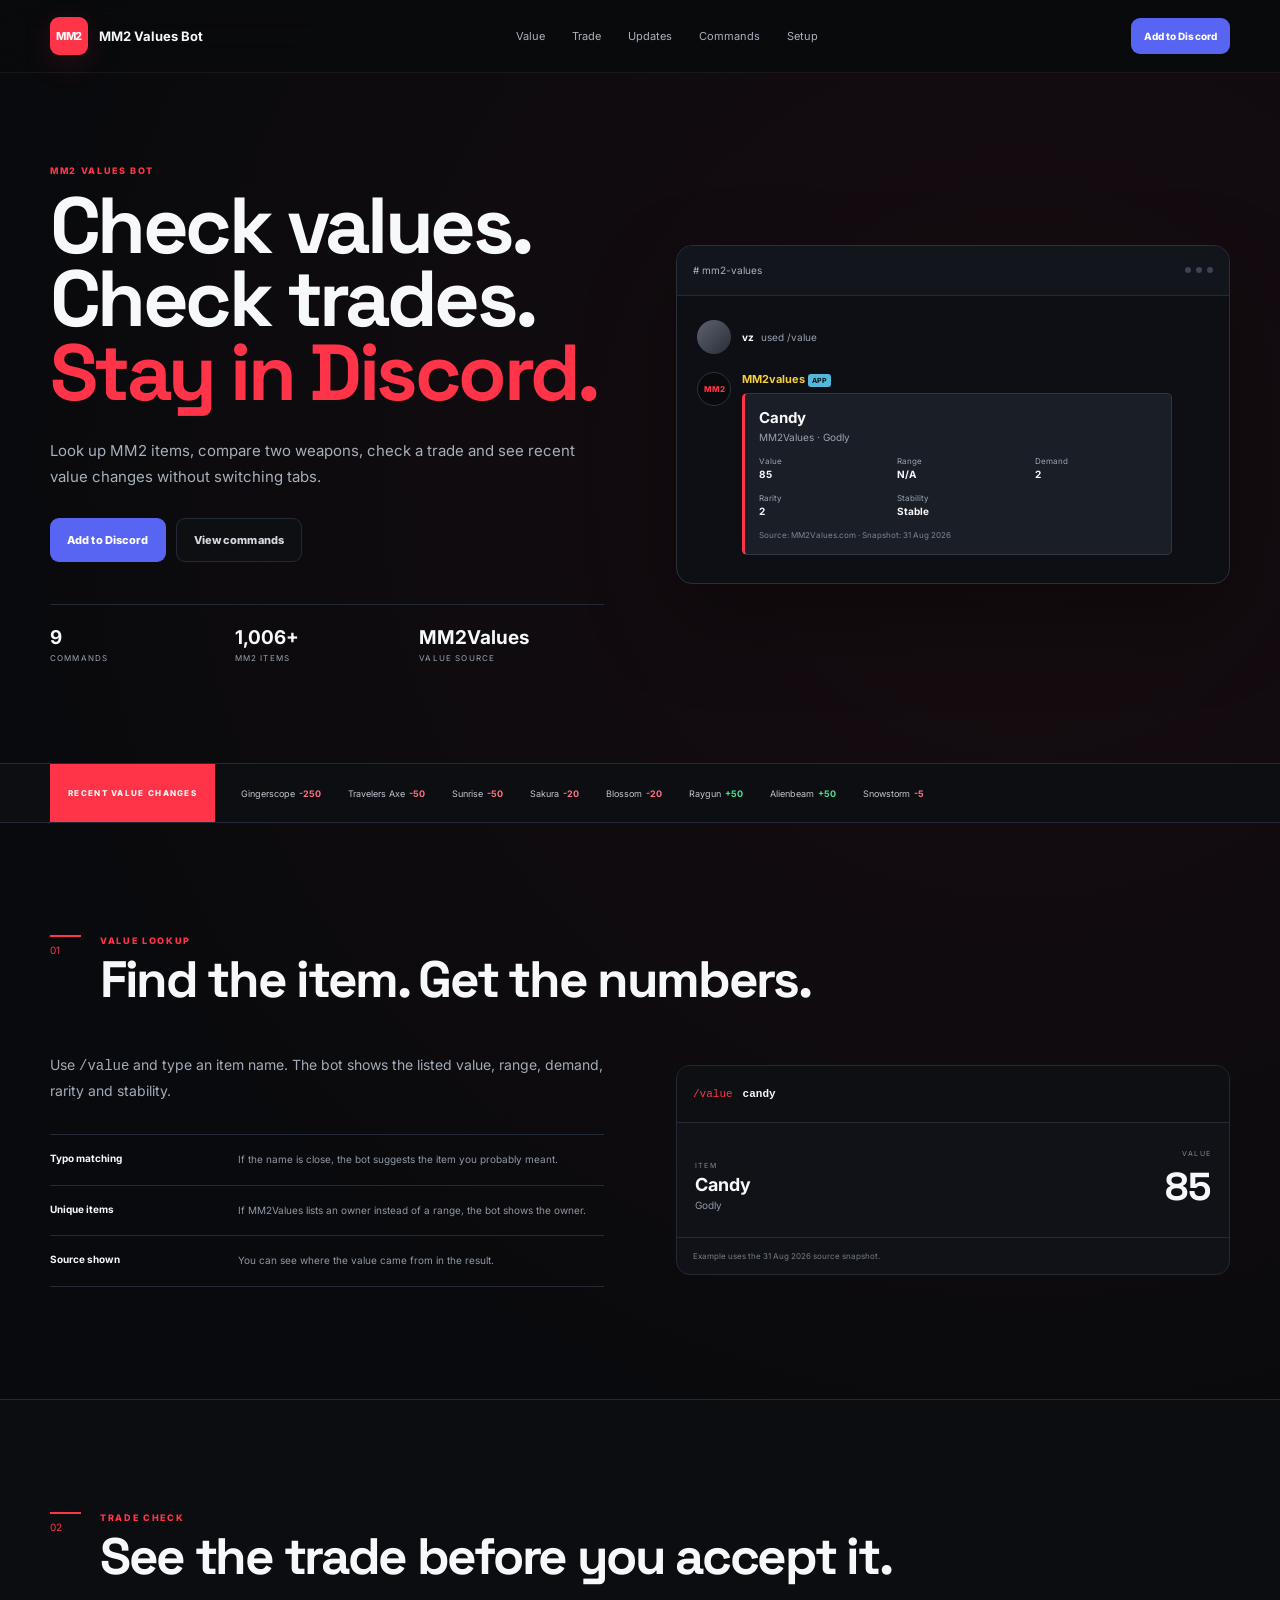
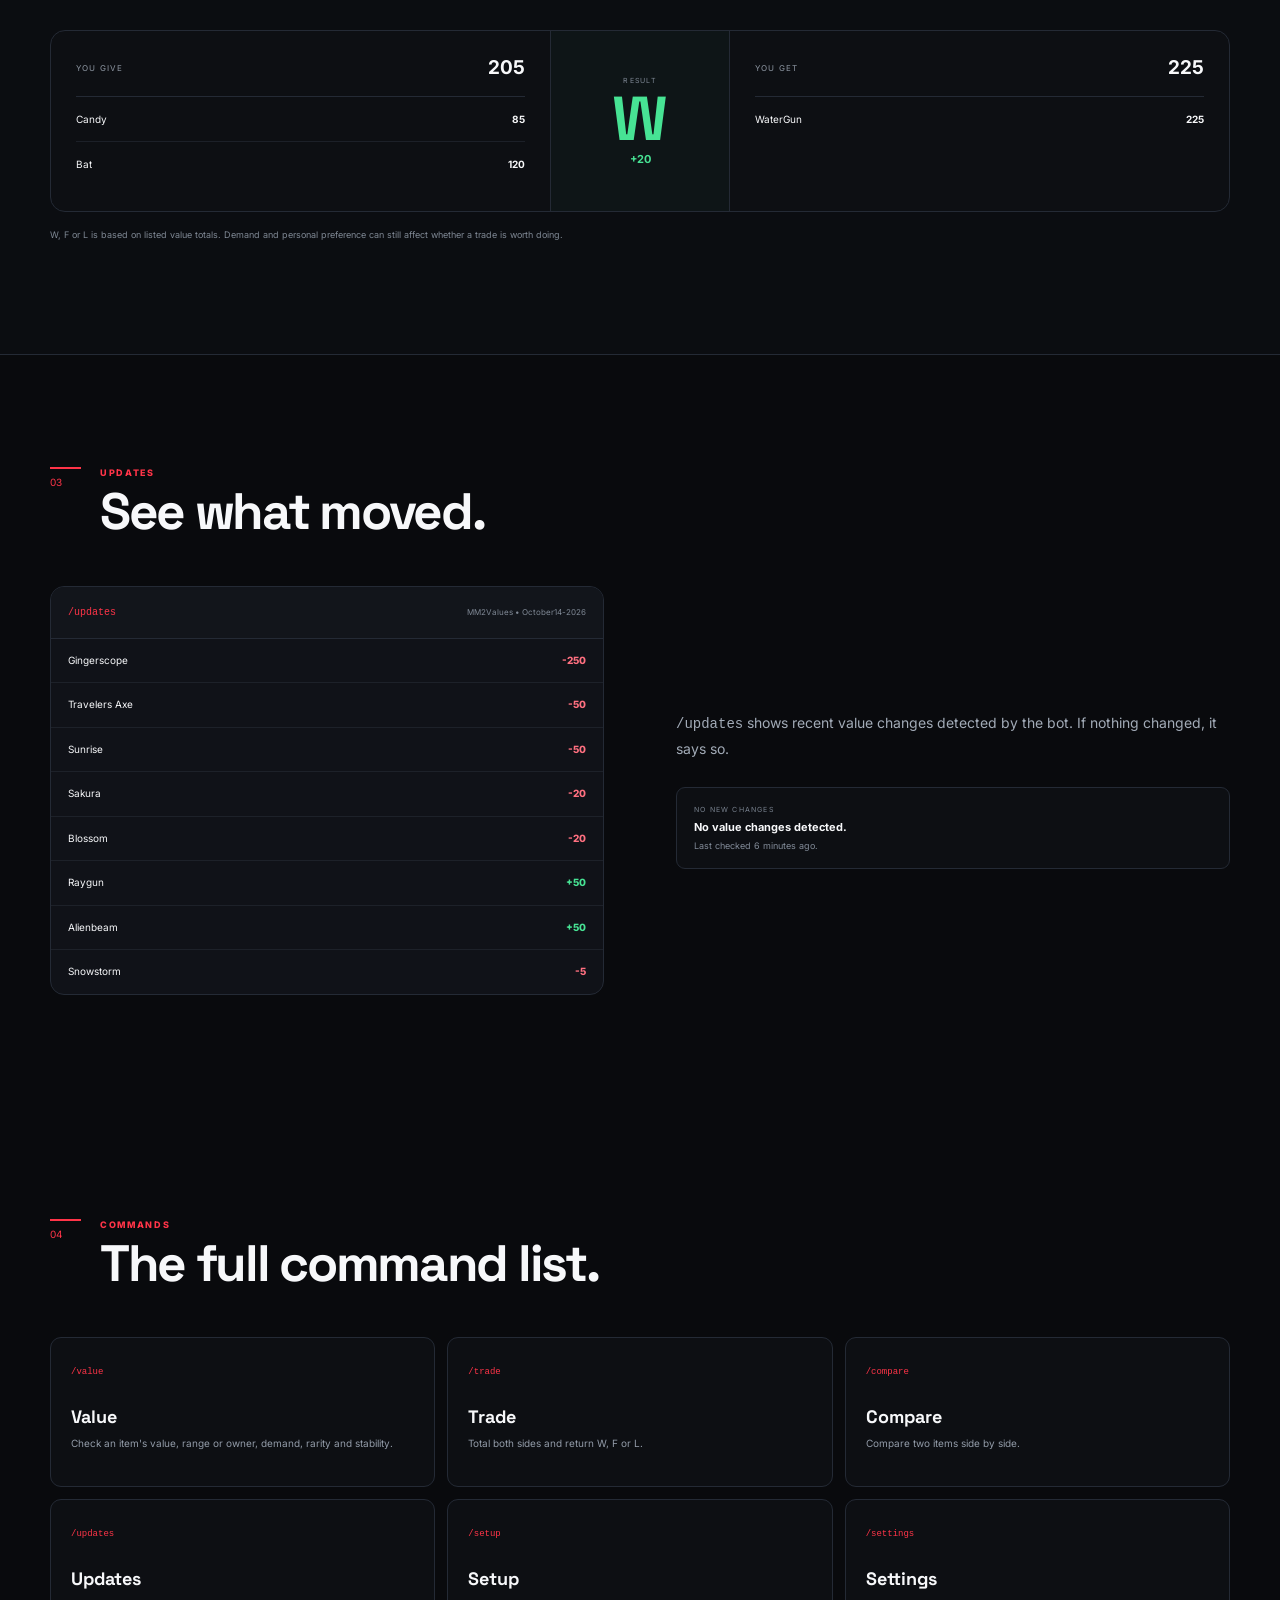
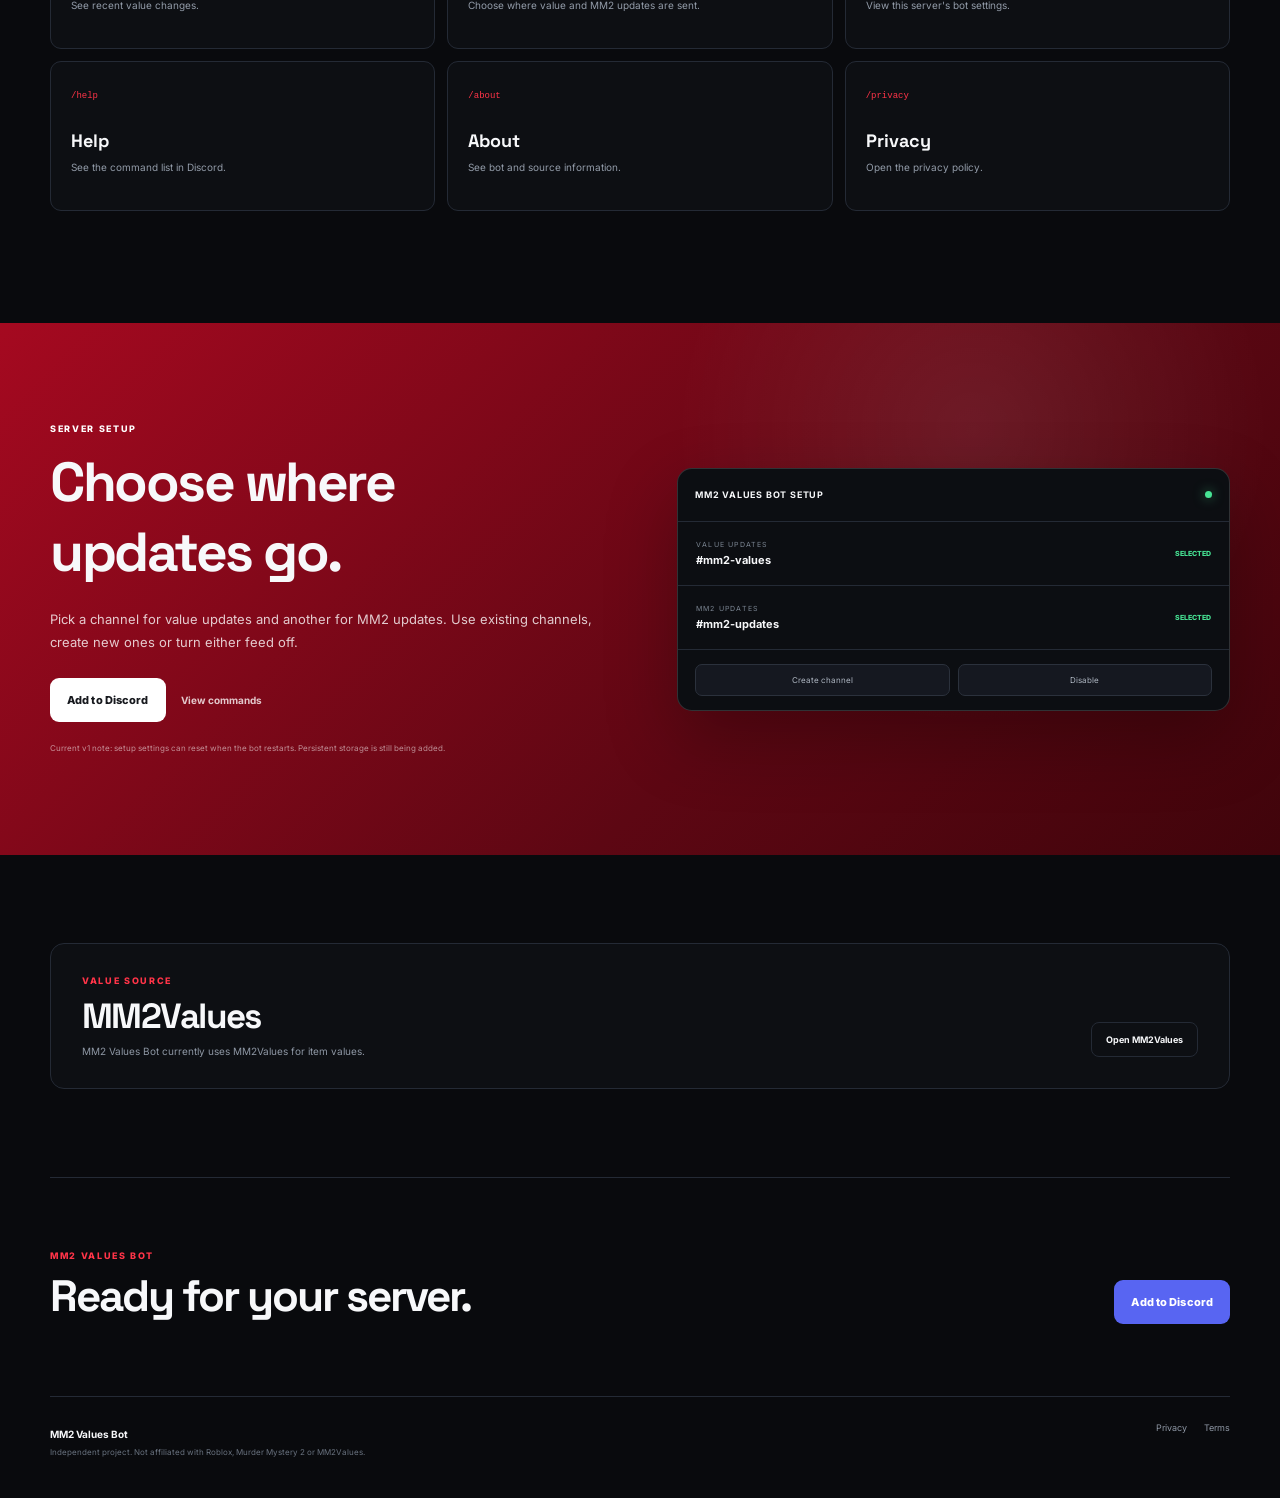
<file: index.html>
<!doctype html>
<html lang="en">
<head>
  <meta charset="utf-8">
  <meta name="viewport" content="width=device-width,initial-scale=1">
  <meta name="theme-color" content="#0a0b0f">
  <meta name="description" content="MM2 Values Bot - check MM2 item values, compare items, check trades and track value changes in Discord.">
  <title>MM2 Values Bot</title>
  <link rel="stylesheet" href="style.css">
</head>
<body>
  <header class="nav-shell">
    <div class="nav wrap">
      <a class="brand" href="#top" aria-label="MM2 Values Bot home">
        <span class="brand-mark">MM2</span>
        <span>MM2 Values Bot</span>
      </a>

      <nav class="nav-links" aria-label="Main navigation">
        <a href="#value">Value</a>
        <a href="#trade">Trade</a>
        <a href="#updates">Updates</a>
        <a href="#commands">Commands</a>
        <a href="#setup">Setup</a>
      </nav>

      <a class="discord-btn small" data-discord-invite href="#">
        Add to Discord
      </a>
    </div>
  </header>

  <main id="top">
    <section class="hero wrap">
      <div class="hero-copy">
        <p class="label">MM2 VALUES BOT</p>
        <h1>Check values.<br>Check trades.<br><span>Stay in Discord.</span></h1>
        <p class="hero-text">
          Look up MM2 items, compare two weapons, check a trade and see recent value changes without switching tabs.
        </p>

        <div class="hero-actions">
          <a class="discord-btn" data-discord-invite href="#">Add to Discord</a>
          <a class="secondary-btn" href="#commands">View commands</a>
        </div>

        <div class="facts">
          <div>
            <strong>9</strong>
            <span>commands</span>
          </div>
          <div>
            <strong>1,006+</strong>
            <span>MM2 items</span>
          </div>
          <div>
            <strong>MM2Values</strong>
            <span>value source</span>
          </div>
        </div>
      </div>

      <div class="discord-window">
        <div class="window-bar">
          <span># mm2-values</span>
          <span class="window-dots"><i></i><i></i><i></i></span>
        </div>

        <div class="discord-chat">
          <div class="user-line">
            <span class="mini-avatar user"></span>
            <div><b>vz</b> <span>used /value</span></div>
          </div>

          <div class="bot-line">
            <span class="mini-avatar bot">MM2</span>
            <div class="message-column">
              <div class="bot-title">MM2values <em>APP</em></div>
              <div class="discord-embed">
                <h3>Candy</h3>
                <p>MM2Values · Godly</p>
                <div class="embed-fields">
                  <div><span>Value</span><b>85</b></div>
                  <div><span>Range</span><b>N/A</b></div>
                  <div><span>Demand</span><b>2</b></div>
                  <div><span>Rarity</span><b>2</b></div>
                  <div><span>Stability</span><b>Stable</b></div>
                </div>
                <small>Source: MM2Values.com · Snapshot: 31 Aug 2026</small>
              </div>
            </div>
          </div>
        </div>
      </div>
    </section>

    <section class="proof">
      <div class="wrap proof-inner">
        <span class="proof-title">RECENT VALUE CHANGES</span>
        <div class="proof-list" data-recent-changes>
          <span>Loading recent changes...</span>
        </div>
      </div>
    </section>

    <section class="section wrap" id="value">
      <div class="section-heading">
        <p class="section-number">01</p>
        <div>
          <p class="label">VALUE LOOKUP</p>
          <h2>Find the item. Get the numbers.</h2>
        </div>
      </div>

      <div class="feature-grid">
        <div class="feature-copy">
          <p>
            Use <code>/value</code> and type an item name. The bot shows the listed value, range, demand, rarity and stability.
          </p>

          <div class="feature-list">
            <div>
              <strong>Typo matching</strong>
              <span>If the name is close, the bot suggests the item you probably meant.</span>
            </div>
            <div>
              <strong>Unique items</strong>
              <span>If MM2Values lists an owner instead of a range, the bot shows the owner.</span>
            </div>
            <div>
              <strong>Source shown</strong>
              <span>You can see where the value came from in the result.</span>
            </div>
          </div>
        </div>

        <div class="command-preview">
          <div class="preview-input">
            <span>/value</span>
            <b>candy</b>
          </div>
          <div class="preview-result">
            <div>
              <small>ITEM</small>
              <strong>Candy</strong>
              <span>Godly</span>
            </div>
            <div class="preview-value">
              <small>VALUE</small>
              <strong>85</strong>
            </div>
          </div>
          <div class="preview-foot">Example uses the 31 Aug 2026 source snapshot.</div>
        </div>
      </div>
    </section>

    <section class="section tinted" id="trade">
      <div class="wrap">
        <div class="section-heading">
          <p class="section-number">02</p>
          <div>
            <p class="label">TRADE CHECK</p>
            <h2>See the trade before you accept it.</h2>
          </div>
        </div>

        <div class="trade-card">
          <div class="trade-side">
            <div class="trade-side-head">
              <span>YOU GIVE</span>
              <strong>205</strong>
            </div>
            <div class="trade-row"><span>Candy</span><b>85</b></div>
            <div class="trade-row"><span>Bat</span><b>120</b></div>
          </div>

          <div class="verdict">
            <small>RESULT</small>
            <strong>W</strong>
            <span>+20</span>
          </div>

          <div class="trade-side">
            <div class="trade-side-head">
              <span>YOU GET</span>
              <strong>225</strong>
            </div>
            <div class="trade-row"><span>WaterGun</span><b>225</b></div>
          </div>
        </div>

        <p class="fine-print">
          W, F or L is based on listed value totals. Demand and personal preference can still affect whether a trade is worth doing.
        </p>
      </div>
    </section>

    <section class="section wrap" id="updates">
      <div class="section-heading">
        <p class="section-number">03</p>
        <div>
          <p class="label">UPDATES</p>
          <h2>See what moved.</h2>
        </div>
      </div>

      <div class="updates-grid">
        <div class="update-panel">
          <div class="update-head">
            <span>/updates</span>
            <small data-change-session>MM2Values</small>
          </div>
          <div class="update-lines" data-recent-changes>
            <span>Loading recent changes...</span>
          </div>
        </div>

        <div class="updates-copy">
          <p>
            <code>/updates</code> shows recent value changes detected by the bot. If nothing changed, it says so.
          </p>

          <div class="quiet-card">
            <small>NO NEW CHANGES</small>
            <strong>No value changes detected.</strong>
            <span>Last checked 6 minutes ago.</span>
          </div>
        </div>
      </div>
    </section>

    <section class="section wrap" id="commands">
      <div class="section-heading">
        <p class="section-number">04</p>
        <div>
          <p class="label">COMMANDS</p>
          <h2>The full command list.</h2>
        </div>
      </div>

      <div class="commands">
        <article>
          <code>/value</code>
          <h3>Value</h3>
          <p>Check an item's value, range or owner, demand, rarity and stability.</p>
        </article>
        <article>
          <code>/trade</code>
          <h3>Trade</h3>
          <p>Total both sides and return W, F or L.</p>
        </article>
        <article>
          <code>/compare</code>
          <h3>Compare</h3>
          <p>Compare two items side by side.</p>
        </article>
        <article>
          <code>/updates</code>
          <h3>Updates</h3>
          <p>See recent value changes.</p>
        </article>
        <article>
          <code>/setup</code>
          <h3>Setup</h3>
          <p>Choose where value and MM2 updates are sent.</p>
        </article>
        <article>
          <code>/settings</code>
          <h3>Settings</h3>
          <p>View this server's bot settings.</p>
        </article>
        <article>
          <code>/help</code>
          <h3>Help</h3>
          <p>See the command list in Discord.</p>
        </article>
        <article>
          <code>/about</code>
          <h3>About</h3>
          <p>See bot and source information.</p>
        </article>
        <article>
          <code>/privacy</code>
          <h3>Privacy</h3>
          <p>Open the privacy policy.</p>
        </article>
      </div>
    </section>

    <section class="setup" id="setup">
      <div class="wrap setup-grid">
        <div class="setup-copy">
          <p class="label light-label">SERVER SETUP</p>
          <h2>Choose where updates go.</h2>
          <p>
            Pick a channel for value updates and another for MM2 updates. Use existing channels, create new ones or turn either feed off.
          </p>
          <div class="setup-actions">
            <a class="discord-btn white" data-discord-invite href="#">Add to Discord</a>
            <a class="setup-link" href="#commands">View commands</a>
          </div>
          <small>
            Current v1 note: setup settings can reset when the bot restarts. Persistent storage is still being added.
          </small>
        </div>

        <div class="setup-panel">
          <div class="setup-panel-head">
            <strong>MM2 VALUES BOT SETUP</strong>
            <span class="online-dot"></span>
          </div>

          <div class="setup-setting">
            <div>
              <small>VALUE UPDATES</small>
              <strong>#mm2-values</strong>
            </div>
            <span>SELECTED</span>
          </div>

          <div class="setup-setting">
            <div>
              <small>MM2 UPDATES</small>
              <strong>#mm2-updates</strong>
            </div>
            <span>SELECTED</span>
          </div>

          <div class="setup-panel-actions">
            <button type="button">Create channel</button>
            <button type="button">Disable</button>
          </div>
        </div>
      </div>
    </section>

    <section class="section wrap source-section">
      <div class="source-card">
        <div>
          <p class="label">VALUE SOURCE</p>
          <h2>MM2Values</h2>
          <p>MM2 Values Bot currently uses MM2Values for item values.</p>
        </div>
        <a href="https://www.mm2values.com/" target="_blank" rel="noopener noreferrer">Open MM2Values</a>
      </div>
    </section>

    <section class="cta wrap">
      <div>
        <p class="label">MM2 VALUES BOT</p>
        <h2>Ready for your server.</h2>
      </div>
      <a class="discord-btn" data-discord-invite href="#">Add to Discord</a>
    </section>
  </main>

  <footer class="footer wrap">
    <div>
      <strong>MM2 Values Bot</strong>
      <p>Independent project. Not affiliated with Roblox, Murder Mystery 2 or MM2Values.</p>
    </div>
    <div class="footer-links">
      <a href="privacy.html">Privacy</a>
      <a href="terms.html">Terms</a>
    </div>
  </footer>

  <script src="script.js"></script>
</body>
</html>
</file>
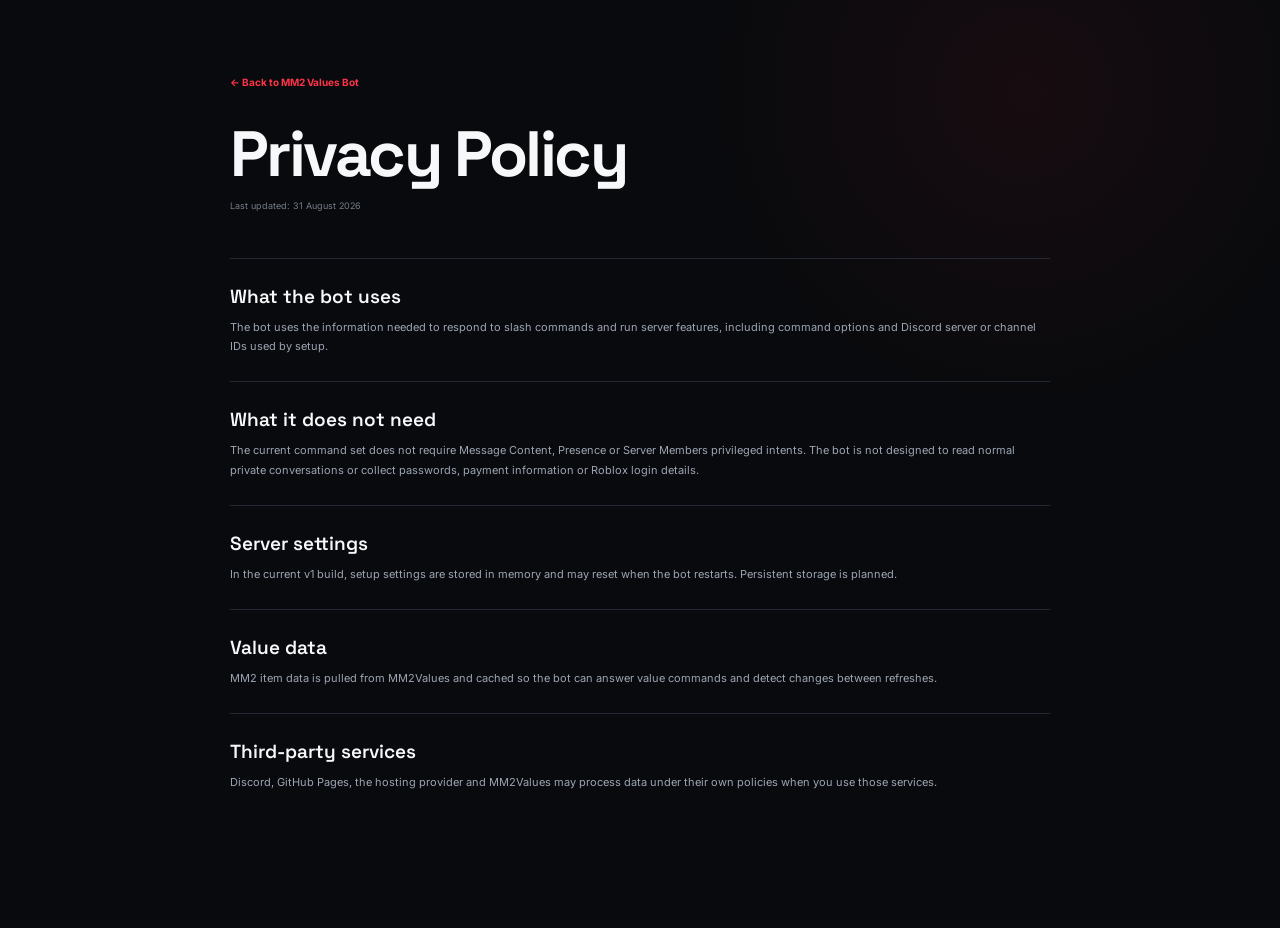
<file: privacy.html>
<!doctype html>
<html lang="en">
<head>
  <meta charset="utf-8">
  <meta name="viewport" content="width=device-width,initial-scale=1">
  <meta name="theme-color" content="#090a0d">
  <title>Privacy - MM2 Values Bot</title>
  <link rel="stylesheet" href="style.css">
  <style>
    .legal{width:min(820px,calc(100% - 32px));margin:0 auto;padding:70px 0 110px}
    .legal>a{color:#ff3448;font-size:10px;font-weight:700}
    .legal h1{font:700 clamp(42px,6vw,64px)/1 "Space Grotesk",sans-serif;letter-spacing:-.04em;margin:32px 0 12px}
    .legal .date{color:#747d89;font-size:9px;margin-bottom:44px}
    .legal section{padding:25px 0;border-top:1px solid #242a35}
    .legal h2{font:600 19px "Space Grotesk",sans-serif;margin:0 0 9px}
    .legal p{color:#9ca5b2;font-size:11px;line-height:1.75;margin:0}
  </style>
</head>
<body>
  <main class="legal">
    <a href="index.html">← Back to MM2 Values Bot</a>
    <h1>Privacy Policy</h1>
    <p class="date">Last updated: 31 August 2026</p>

    <section><h2>What the bot uses</h2><p>The bot uses the information needed to respond to slash commands and run server features, including command options and Discord server or channel IDs used by setup.</p></section>
    <section><h2>What it does not need</h2><p>The current command set does not require Message Content, Presence or Server Members privileged intents. The bot is not designed to read normal private conversations or collect passwords, payment information or Roblox login details.</p></section>
    <section><h2>Server settings</h2><p>In the current v1 build, setup settings are stored in memory and may reset when the bot restarts. Persistent storage is planned.</p></section>
    <section><h2>Value data</h2><p>MM2 item data is pulled from MM2Values and cached so the bot can answer value commands and detect changes between refreshes.</p></section>
    <section><h2>Third-party services</h2><p>Discord, GitHub Pages, the hosting provider and MM2Values may process data under their own policies when you use those services.</p></section>
  </main>
</body>
</html>
</file>
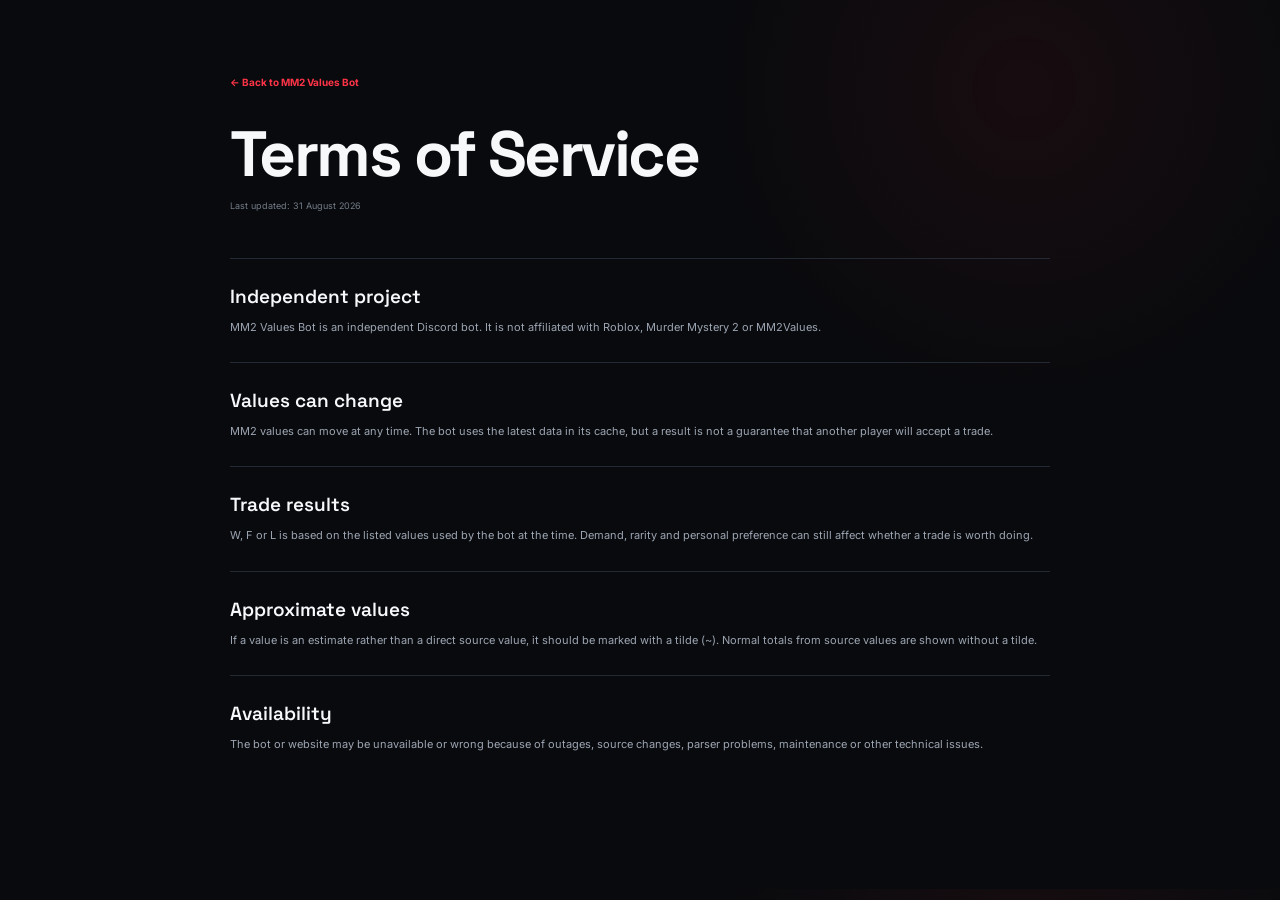
<file: terms.html>
<!doctype html>
<html lang="en">
<head>
  <meta charset="utf-8">
  <meta name="viewport" content="width=device-width,initial-scale=1">
  <meta name="theme-color" content="#090a0d">
  <title>Terms - MM2 Values Bot</title>
  <link rel="stylesheet" href="style.css">
  <style>
    .legal{width:min(820px,calc(100% - 32px));margin:0 auto;padding:70px 0 110px}
    .legal>a{color:#ff3448;font-size:10px;font-weight:700}
    .legal h1{font:700 clamp(42px,6vw,64px)/1 "Space Grotesk",sans-serif;letter-spacing:-.04em;margin:32px 0 12px}
    .legal .date{color:#747d89;font-size:9px;margin-bottom:44px}
    .legal section{padding:25px 0;border-top:1px solid #242a35}
    .legal h2{font:600 19px "Space Grotesk",sans-serif;margin:0 0 9px}
    .legal p{color:#9ca5b2;font-size:11px;line-height:1.75;margin:0}
  </style>
</head>
<body>
  <main class="legal">
    <a href="index.html">← Back to MM2 Values Bot</a>
    <h1>Terms of Service</h1>
    <p class="date">Last updated: 31 August 2026</p>

    <section><h2>Independent project</h2><p>MM2 Values Bot is an independent Discord bot. It is not affiliated with Roblox, Murder Mystery 2 or MM2Values.</p></section>
    <section><h2>Values can change</h2><p>MM2 values can move at any time. The bot uses the latest data in its cache, but a result is not a guarantee that another player will accept a trade.</p></section>
    <section><h2>Trade results</h2><p>W, F or L is based on the listed values used by the bot at the time. Demand, rarity and personal preference can still affect whether a trade is worth doing.</p></section>
    <section><h2>Approximate values</h2><p>If a value is an estimate rather than a direct source value, it should be marked with a tilde (~). Normal totals from source values are shown without a tilde.</p></section>
    <section><h2>Availability</h2><p>The bot or website may be unavailable or wrong because of outages, source changes, parser problems, maintenance or other technical issues.</p></section>
  </main>
</body>
</html>
</file>
<file: style.css>
@import url('https://fonts.googleapis.com/css2?family=Inter:wght@400;500;600;700;800&family=Space+Grotesk:wght@600;700&display=swap');

:root{
  --bg:#090a0d;
  --panel:#101218;
  --panel-2:#151820;
  --line:#242a35;
  --text:#f7f8fa;
  --muted:#9aa3b1;
  --muted-2:#757e8c;
  --red:#ff3448;
  --red-deep:#8d0719;
  --green:#47e394;
  --blue:#5865f2;
  --max:1180px;
}

*{box-sizing:border-box}
html{scroll-behavior:smooth}
body{
  margin:0;
  background:
    radial-gradient(circle at 80% 10%,rgba(255,52,72,.06),transparent 24%),
    var(--bg);
  color:var(--text);
  font-family:Inter,system-ui,-apple-system,BlinkMacSystemFont,"Segoe UI",sans-serif;
}
a{color:inherit;text-decoration:none}
button{font:inherit}
code{font-family:Consolas,"SFMono-Regular",monospace}
.wrap{width:min(var(--max),calc(100% - 40px));margin:0 auto}

.nav-shell{
  position:sticky;top:0;z-index:50;
  background:rgba(9,10,13,.9);
  backdrop-filter:blur(18px);
  border-bottom:1px solid rgba(255,255,255,.06);
}
.nav{height:72px;display:flex;align-items:center;justify-content:space-between}
.brand{display:flex;align-items:center;gap:11px;font-size:13px;font-weight:700}
.brand-mark{
  width:38px;height:38px;display:grid;place-items:center;
  background:var(--red);border-radius:9px;
  font-size:11px;font-weight:800;letter-spacing:-.3px;
  box-shadow:0 8px 30px rgba(255,52,72,.15);
}
.nav-links{display:flex;gap:27px;font-size:11px;color:#aab2be}
.nav-links a{transition:.18s}
.nav-links a:hover{color:#fff}

.discord-btn,.secondary-btn{
  display:inline-flex;align-items:center;justify-content:center;
  height:44px;padding:0 17px;border-radius:9px;
  font-size:11px;font-weight:800;letter-spacing:.01em;
  transition:transform .18s,box-shadow .18s,border-color .18s;
}
.discord-btn{background:var(--blue);color:white}
.discord-btn:hover{transform:translateY(-1px);box-shadow:0 12px 28px rgba(88,101,242,.22)}
.discord-btn.small{height:36px;padding:0 13px;font-size:10px}
.secondary-btn{border:1px solid var(--line);background:#0d0f13;color:#d4d8df}
.secondary-btn:hover{border-color:#3b4250;transform:translateY(-1px)}

.hero{
  min-height:690px;
  display:grid;grid-template-columns:1fr 1fr;
  align-items:center;gap:72px;
  padding:84px 0 92px;
}
.label{
  margin:0 0 13px;
  color:var(--red);
  font-size:9px;font-weight:800;letter-spacing:1.65px;
}
.hero h1,.section-heading h2,.setup-copy h2,.source-card h2,.cta h2{
  font-family:"Space Grotesk",sans-serif;
  letter-spacing:-.045em;
}
.hero h1{
  margin:0;
  font-size:clamp(54px,6.2vw,88px);
  line-height:.93;
}
.hero h1 span{color:var(--red)}
.hero-text{
  max-width:610px;margin:28px 0;
  color:#a7afbb;font-size:15px;line-height:1.75;
}
.hero-actions{display:flex;gap:10px;margin-bottom:42px}
.facts{
  display:grid;grid-template-columns:repeat(3,1fr);
  max-width:590px;padding-top:21px;border-top:1px solid var(--line);
}
.facts div{display:flex;flex-direction:column;gap:4px}
.facts strong{font-size:19px}
.facts span{font-size:8px;text-transform:uppercase;letter-spacing:1.15px;color:var(--muted)}

.discord-window{
  overflow:hidden;
  border:1px solid #2a303b;border-radius:16px;
  background:#0d0f14;
  box-shadow:0 35px 90px rgba(0,0,0,.32);
}
.window-bar{
  height:50px;display:flex;align-items:center;justify-content:space-between;
  padding:0 16px;background:#12151b;border-bottom:1px solid var(--line);
  color:#aab2be;font-size:10px;
}
.window-dots{display:flex;gap:5px}
.window-dots i{width:6px;height:6px;border-radius:50%;background:#3d4350}
.discord-chat{padding:24px 20px 28px}
.user-line,.bot-line{display:flex;gap:11px}
.user-line{align-items:center;margin-bottom:18px;color:#99a2af;font-size:10px}
.user-line b{color:#fff;margin-right:4px}
.mini-avatar{width:34px;height:34px;border-radius:50%;flex:0 0 34px;display:grid;place-items:center}
.mini-avatar.user{background:linear-gradient(135deg,#5e6270,#292d36)}
.mini-avatar.bot{background:#090a0d;border:1px solid #2b313c;color:var(--red);font-size:8px;font-weight:800}
.message-column{flex:1}
.bot-title{font-size:11px;font-weight:700;color:#f3cf3d;margin-bottom:7px}
.bot-title em{font-style:normal;font-size:7px;background:#54b8da;color:#071218;border-radius:3px;padding:2px 4px}
.discord-embed{
  background:#1a1e26;border:1px solid #303744;border-left:3px solid var(--red);
  border-radius:5px;padding:14px;max-width:430px;
}
.discord-embed h3{margin:0;font-size:15px}
.discord-embed>p{margin:4px 0 13px;color:#9aa3b1;font-size:10px}
.embed-fields{display:grid;grid-template-columns:repeat(3,1fr);gap:13px 16px}
.embed-fields div{display:flex;flex-direction:column;gap:2px}
.embed-fields span{font-size:8px;color:#9ba4b1}
.embed-fields b{font-size:10px}
.discord-embed>small{display:block;margin-top:13px;color:#7e8795;font-size:8px}

.proof{border-top:1px solid var(--line);border-bottom:1px solid var(--line);background:#0c0e12}
.proof-inner{min-height:58px;display:flex;align-items:center;gap:26px;overflow-x:auto}
.proof-title{
  align-self:stretch;display:flex;align-items:center;
  padding:0 18px;background:var(--red);
  font-size:8px;font-weight:800;letter-spacing:1.3px;white-space:nowrap;
}
.proof-list{display:flex;gap:27px;white-space:nowrap;color:#c0c6cf;font-size:9px}
.up{color:var(--green)!important}
.down{color:#ff7080!important}

.section{padding:112px 0}
.tinted{background:#0b0d11;border-top:1px solid var(--line);border-bottom:1px solid var(--line)}
.section-heading{display:flex;gap:19px;align-items:flex-start;margin-bottom:47px}
.section-number{
  margin:0;min-width:31px;padding-top:7px;
  color:var(--red);font-size:10px;border-top:2px solid var(--red);
}
.section-heading .label{margin-bottom:7px}
.section-heading h2{margin:0;font-size:clamp(34px,4vw,52px);line-height:1.04}

.feature-grid,.updates-grid{display:grid;grid-template-columns:1fr 1fr;gap:72px;align-items:center}
.feature-copy>p,.updates-copy>p{
  margin:0;color:#a2abb7;font-size:14px;line-height:1.75;
}
.feature-list{margin-top:31px;border-top:1px solid var(--line)}
.feature-list div{
  display:grid;grid-template-columns:170px 1fr;gap:18px;
  padding:17px 0;border-bottom:1px solid var(--line);
}
.feature-list strong{font-size:10px}
.feature-list span{font-size:10px;color:#8f98a5;line-height:1.55}

.command-preview,.update-panel{
  overflow:hidden;border:1px solid var(--line);border-radius:14px;background:var(--panel);
}
.preview-input{
  height:57px;display:flex;align-items:center;gap:10px;padding:0 16px;
  border-bottom:1px solid var(--line);background:#0d0f13;
  font-family:Consolas,monospace;font-size:11px;
}
.preview-input span{color:var(--red)}
.preview-result{display:flex;align-items:flex-end;justify-content:space-between;padding:26px 18px}
.preview-result>div{display:flex;flex-direction:column;gap:4px}
.preview-result small{font-size:7px;letter-spacing:1.2px;color:#7f8896}
.preview-result strong{font-size:18px}
.preview-result span{font-size:10px;color:#8f98a4}
.preview-value{text-align:right}
.preview-value strong{font-family:"Space Grotesk";font-size:39px}
.preview-foot{padding:13px 16px;border-top:1px solid var(--line);color:#737d89;font-size:8px}

.trade-card{
  display:grid;grid-template-columns:1fr 180px 1fr;
  overflow:hidden;border:1px solid var(--line);border-radius:15px;background:#0d0f13;
}
.trade-side{padding:25px}
.trade-side-head{
  display:flex;justify-content:space-between;align-items:center;
  padding-bottom:17px;border-bottom:1px solid var(--line);
}
.trade-side-head span{font-size:8px;color:#8f98a4;letter-spacing:1.2px}
.trade-side-head strong{font-size:19px}
.trade-row{display:flex;justify-content:space-between;padding:16px 0;border-bottom:1px solid #1c2028;font-size:10px}
.trade-row:last-child{border:0}
.verdict{
  display:flex;flex-direction:column;align-items:center;justify-content:center;gap:6px;
  border-left:1px solid var(--line);border-right:1px solid var(--line);
  background:rgba(71,227,148,.025)
}
.verdict small{font-size:7px;color:#7f8895;letter-spacing:1.25px}
.verdict strong{font-family:"Space Grotesk";font-size:62px;color:var(--green);line-height:.9}
.verdict span{color:var(--green);font-size:11px;font-weight:700}
.fine-print{margin:16px 0 0;color:#7f8894;font-size:9px;line-height:1.6}

.update-head{
  height:52px;display:flex;align-items:center;justify-content:space-between;
  padding:0 17px;border-bottom:1px solid var(--line);background:#12151b;
}
.update-head span{font-family:Consolas,monospace;color:var(--red);font-size:10px}
.update-head small{color:#7f8895;font-size:8px}
.update-line{display:flex;justify-content:space-between;padding:15px 17px;border-bottom:1px solid #1d2129;font-size:10px}
.update-line:last-child{border:0}
.quiet-card{
  margin-top:26px;display:flex;flex-direction:column;gap:6px;
  padding:17px;border:1px solid var(--line);border-radius:9px;background:#0d0f13;
}
.quiet-card small{color:#78818e;font-size:7px;letter-spacing:1.2px}
.quiet-card strong{font-size:11px}
.quiet-card span{font-size:9px;color:#828b98}

.commands{display:grid;grid-template-columns:repeat(3,1fr);gap:12px}
.commands article{
  min-height:150px;padding:20px;border:1px solid var(--line);border-radius:11px;
  background:#0d0f13;transition:transform .18s,border-color .18s,background .18s;
}
.commands article:hover{transform:translateY(-2px);border-color:#373e4b;background:#101319}
.commands code{color:var(--red);font-size:9px}
.commands h3{font-family:"Space Grotesk";font-size:18px;margin:27px 0 7px}
.commands p{margin:0;color:#929ba8;font-size:10px;line-height:1.6}

.setup{
  padding:100px 0;
  background:
    radial-gradient(circle at 76% 20%,rgba(255,255,255,.08),transparent 28%),
    linear-gradient(135deg,#a50920,#5d0713 62%,#40040b);
}
.setup-grid{display:grid;grid-template-columns:1fr 1fr;gap:74px;align-items:center}
.light-label{color:#fff}
.setup-copy h2{font-size:clamp(40px,4.3vw,58px);margin:0 0 21px}
.setup-copy>p:not(.label){max-width:580px;margin:0;color:rgba(255,255,255,.79);font-size:13px;line-height:1.75}
.setup-actions{display:flex;align-items:center;gap:15px;margin:25px 0 20px}
.discord-btn.white{background:#fff;color:#17191e}
.discord-btn.white:hover{box-shadow:0 12px 28px rgba(0,0,0,.15)}
.setup-link{font-size:10px;font-weight:700;color:rgba(255,255,255,.78)}
.setup-copy>small{display:block;max-width:570px;color:rgba(255,255,255,.55);font-size:8px;line-height:1.6}
.setup-panel{overflow:hidden;border:1px solid rgba(255,255,255,.15);border-radius:15px;background:#0c0e12;box-shadow:0 28px 70px rgba(0,0,0,.25)}
.setup-panel-head{height:53px;display:flex;align-items:center;justify-content:space-between;padding:0 17px;border-bottom:1px solid var(--line);font-size:9px;letter-spacing:.8px}
.online-dot{width:7px;height:7px;border-radius:50%;background:var(--green);box-shadow:0 0 12px rgba(71,227,148,.6)}
.setup-setting{display:flex;align-items:center;justify-content:space-between;padding:18px;border-bottom:1px solid var(--line)}
.setup-setting>div{display:flex;flex-direction:column;gap:4px}
.setup-setting small{font-size:7px;color:#7a8491;letter-spacing:1.2px}
.setup-setting strong{font-size:11px}
.setup-setting>span{font-size:7px;font-weight:800;color:var(--green)}
.setup-panel-actions{display:flex;gap:8px;padding:14px 17px}
.setup-panel-actions button{flex:1;padding:10px;border:1px solid #2b313c;border-radius:7px;background:#151820;color:#aeb6c1;font-size:8px}

.source-section{padding-top:88px;padding-bottom:88px}
.source-card{display:flex;align-items:flex-end;justify-content:space-between;padding:31px;border:1px solid var(--line);border-radius:14px;background:#0d0f13}
.source-card .label{margin-bottom:8px}
.source-card h2{margin:0 0 7px;font-size:35px}
.source-card p:last-child{margin:0;color:#8e97a4;font-size:10px}
.source-card>a{padding:11px 14px;border:1px solid var(--line);border-radius:8px;font-size:9px;font-weight:700}

.cta{
  display:flex;align-items:end;justify-content:space-between;
  padding:72px 0;border-top:1px solid var(--line);
}
.cta .label{margin-bottom:7px}
.cta h2{margin:0;font-size:44px}

.footer{
  display:flex;justify-content:space-between;gap:30px;
  padding:25px 0 42px;border-top:1px solid var(--line);
}
.footer strong{font-size:10px}
.footer p{margin:5px 0 0;color:#69727f;font-size:8px}
.footer-links{display:flex;gap:17px;color:#8d96a3;font-size:9px}

@media(max-width:900px){
  .nav-links{display:none}
  .hero,.feature-grid,.updates-grid,.setup-grid{grid-template-columns:1fr}
  .hero{gap:48px}
  .commands{grid-template-columns:repeat(2,1fr)}
}
@media(max-width:640px){
  .wrap{width:min(var(--max),calc(100% - 24px))}
  .nav{height:64px}.brand>span:last-child{display:none}
  .discord-btn.small{height:34px}
  .hero{min-height:0;padding:58px 0 64px}
  .hero h1{font-size:50px}
  .hero-text{font-size:13px}
  .hero-actions{flex-direction:column}.hero-actions a{width:100%}
  .facts strong{font-size:15px}.facts span{font-size:7px}
  .embed-fields{grid-template-columns:repeat(2,1fr)}
  .proof-title{display:none}.proof-inner{padding:0 12px}
  .section{padding:78px 0}.section-heading{margin-bottom:31px}.section-heading h2{font-size:34px}
  .feature-list div{grid-template-columns:1fr;gap:5px}
  .trade-card{grid-template-columns:1fr}.verdict{min-height:135px;border-left:0;border-right:0;border-top:1px solid var(--line);border-bottom:1px solid var(--line)}
  .commands{grid-template-columns:1fr}
  .setup{padding:76px 0}.setup-actions{align-items:stretch;flex-direction:column}.setup-actions a{width:100%}.setup-link{text-align:center}
  .source-card,.cta,.footer{display:block}
  .source-card>a{display:inline-block;margin-top:18px}
  .cta .discord-btn{margin-top:22px}
  .footer-links{margin-top:16px}
}


/* Dynamic /updates card - keep each value change readable */
.update-lines {
  display: grid;
  grid-template-columns: 1fr;
}

.update-lines > span {
  display: flex;
  align-items: center;
  justify-content: space-between;
  gap: 18px;
  padding: 15px 17px;
  border-bottom: 1px solid #1d2129;
  font-size: 10px;
  line-height: 1.35;
}

.update-lines > span:last-child {
  border-bottom: 0;
}

.update-lines > span > b {
  flex: 0 0 auto;
  margin-left: auto;
  font-weight: 800;
}

/* Keep the top Recent Value Changes strip horizontal */
.proof-list > span {
  display: inline-flex;
  align-items: center;
  gap: 4px;
}
</file>
